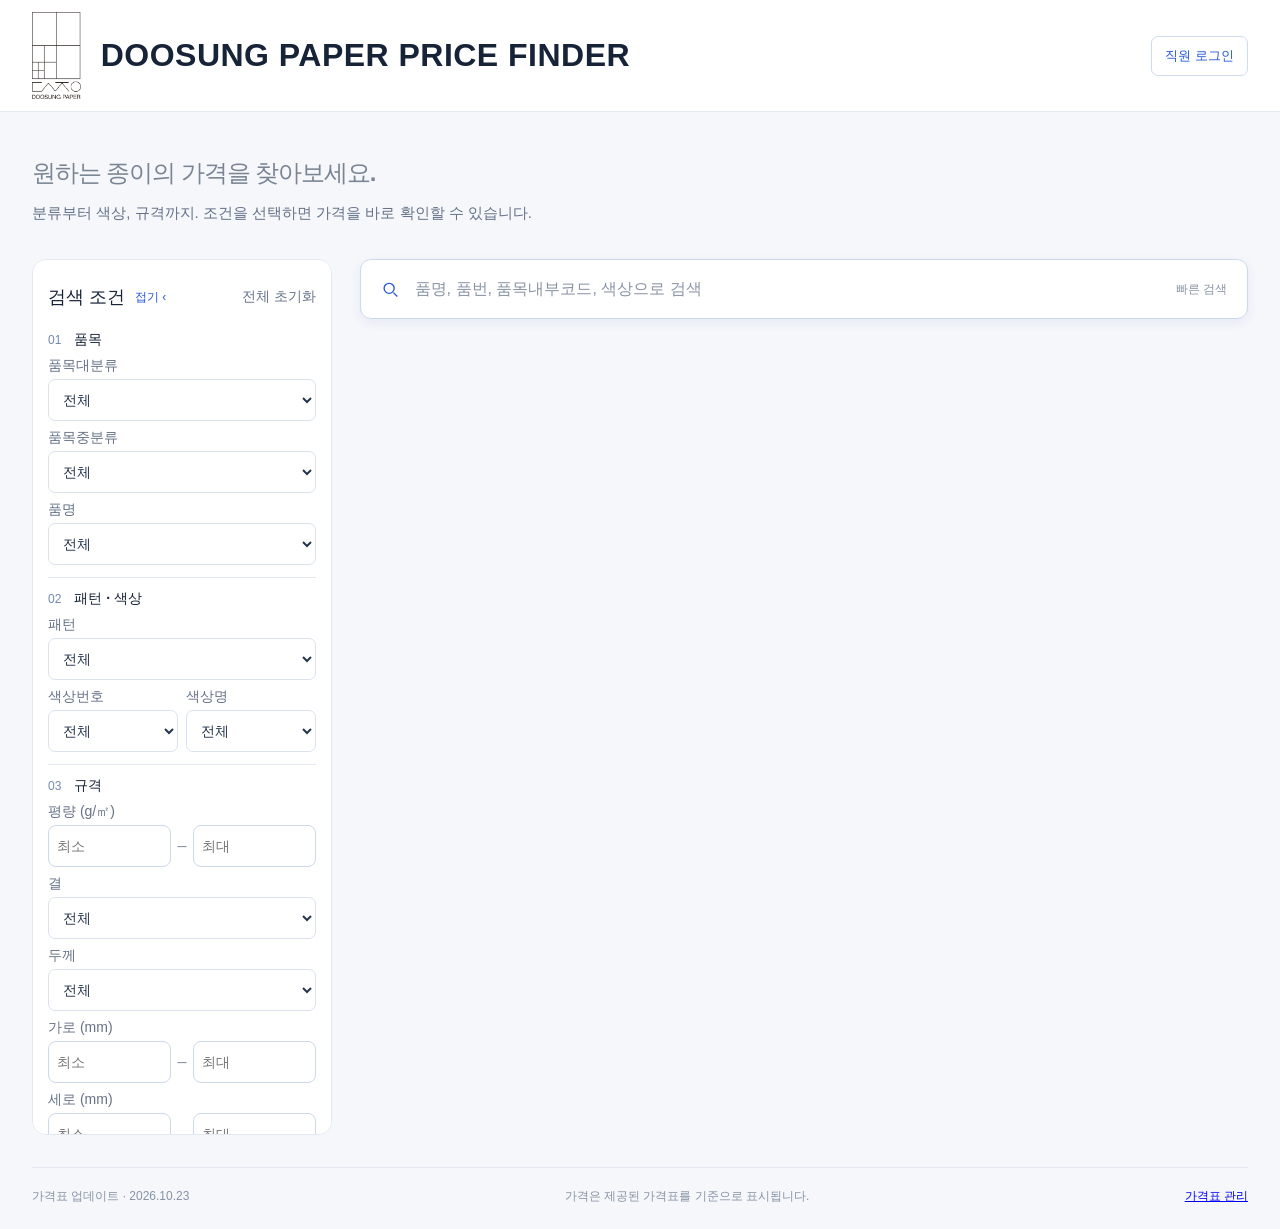
<file: docs/index.html>
<!doctype html>
<html lang="ko"><head><meta charset="UTF-8"><meta http-equiv="Content-Security-Policy" content="default-src 'self'; script-src 'self' 'sha256-KqNZEYk2PmJQF088kGLqT73wqJcV731b6hIbrAf2cmw='; style-src 'self' 'unsafe-inline'; img-src 'self' data:; connect-src 'self' https://doosung-staff-quotes.doosungpaper82.chatgpt.site; object-src 'none'; base-uri 'self'; form-action 'none'"><meta name="viewport" content="width=device-width, initial-scale=1"><title>DOOSUNG PAPER PRICE FINDER</title><meta name="description" content="품목분류, 패턴, 색상, 평량과 사이즈로 정규상품의 표준단가를 검색하세요."><link rel="icon" href="favicon.ico?v=ci-20260918-2" type="image/x-icon"><link rel="stylesheet" href="style.css?v=side-filters-20261021"><link rel="stylesheet" href="staff-bridge.css?v=detail-edit-only-20261021"><script>window.PRODUCTS=[];</script><script src="data-0.js" defer></script><script src="data-1.js" defer></script><script src="data-2.js" defer></script><script src="data-3.js" defer></script><script src="data-4.js" defer></script><script src="data-5.js" defer></script><script src="data-6.js" defer></script><script src="data-7.js" defer></script><script src="app.js?v=search-start-20261023" defer></script><script src="staff-bridge.js?v=copy-20261023" defer></script></head>
<body>
<header><a class="brand" id="home-link" href="./" aria-label="DOOSUNG PAPER PRICE FINDER 처음 화면으로"><img class="brand-ci" src="doosung-ci.png" alt="두성종이 DOOSUNG PAPER"><span class="brand-name">DOOSUNG PAPER PRICE FINDER</span></a><div class="header-access"><div id="staff-account-controls" role="group" aria-label="직원 계정 관리" hidden></div><button type="button" id="staff-login">직원 로그인</button></div></header>
<div id="staff-controls" hidden></div><p id="staff-toast" role="status" hidden></p><div id="staff-root" hidden></div><main id="public-catalog"><div class="intro"><div><h1>원하는 종이의 가격을 찾아보세요.</h1><p>분류부터 색상, 규격까지. 조건을 선택하면 가격을 바로 확인할 수 있습니다.</p></div><div class="total" hidden><strong id="total">—</strong><span>등록 상품</span></div></div>
<div class="workspace"><div class="searchbox"><svg width="21" height="21" viewBox="0 0 24 24" fill="none" stroke="currentColor" stroke-width="1.7" aria-hidden="true"><circle cx="10.5" cy="10.5" r="6.5"/><path d="m16 16 5 5"/></svg><input id="query" type="search" placeholder="품명, 품번, 품목내부코드, 색상으로 검색" aria-label="상품 통합 검색"><span class="search-hint">빠른 검색</span></div><aside class="filters" aria-label="상품 검색 조건"><div class="filter-title"><h2><button type="button" id="toggle-filters" aria-controls="filter-panel" aria-expanded="true"><span class="filter-toggle-title">검색 조건</span> <span id="filter-toggle-label">접기 ▴</span></button></h2><button type="button" class="text-button" id="reset">전체 초기화</button></div>
<details id="filter-panel" open><summary>분류 · 색상 · 규격 선택</summary><div class="filter-section"><h3><span>01</span> 품목</h3><label for="major">품목대분류</label><select id="major"></select><label for="middle">품목중분류</label><select id="middle"></select><label for="name">품명</label><select id="name"></select></div>
<div class="filter-section"><h3><span>02</span> 패턴 · 색상</h3><label for="pattern">패턴</label><select id="pattern"></select><div class="pair"><div><label for="code">색상번호</label><select id="code"></select></div><div><label for="color">색상명</label><select id="color"></select></div></div></div>
<div class="filter-section"><h3><span>03</span> 규격</h3><label for="weight-min">평량 (g/㎡)</label><div class="weight-range"><input id="weight-min" type="number" min="0" step="any" placeholder="최소" aria-label="최소 평량" aria-describedby="weight-error"><span aria-hidden="true">–</span><input id="weight-max" type="number" min="0" step="any" placeholder="최대" aria-label="최대 평량" aria-describedby="weight-error"></div><p id="weight-error" role="status"></p><label for="grain">결</label><select id="grain" aria-label="종이 결"></select><label for="thickness">두께</label><select id="thickness"></select><label for="width-min">가로 (mm)</label><div class="weight-range"><input id="width-min" type="number" min="0" step="any" placeholder="최소" aria-label="최소 가로 (mm)" aria-describedby="width-error"><span aria-hidden="true">–</span><input id="width-max" type="number" min="0" step="any" placeholder="최대" aria-label="최대 가로 (mm)" aria-describedby="width-error"></div><p id="width-error" class="range-error" role="status"></p><label for="height-min">세로 (mm)</label><div class="weight-range"><input id="height-min" type="number" min="0" step="any" placeholder="최소" aria-label="최소 세로 (mm)" aria-describedby="height-error"><span aria-hidden="true">–</span><input id="height-max" type="number" min="0" step="any" placeholder="최대" aria-label="최대 세로 (mm)" aria-describedby="height-error"></div><p id="height-error" class="range-error" role="status"></p></div>
</details></aside>
<section id="search-results" class="results" aria-label="가격 검색 결과" hidden>
<div class="results-bar"><h2>검색 결과 <strong id="count" aria-live="polite">—</strong></h2><label class="sort-label" for="sort">정렬<select id="sort"><option value="original">원본 순</option><option value="middle">품목중분류 순</option><option value="low">낮은 톤 단가 순</option><option value="high">높은 톤 단가 순</option></select></label></div>
<div id="chips" class="chips" aria-label="선택된 검색 조건"></div><p class="price-note">가격 · 원 / 표시단위 (매 단위 상품은 500매 기준) <span>부가세(VAT) 별도 금액</span></p>
<div id="list" class="product-list"></div><div class="pagination"><button id="prev" type="button">이전</button><span id="page" aria-live="polite"></span><button id="next" type="button">다음</button></div></section></div>
<footer><span id="catalog-date">가격표 업데이트 · 2026.10.23</span><span>가격은 제공된 가격표를 기준으로 표시됩니다.</span><a href="admin.html">가격표 관리</a></footer></main>
<dialog id="detail"><div id="detail-content"></div><button type="button" id="close-detail" class="primary">닫기</button></dialog>
<!-- GitHub Pages is a read-only deployment; price management remains on the full site. -->
<!--
<dialog id="upload-dialog" aria-labelledby="upload-title">
<div class="upload-heading"><div><p class="eyebrow">PRICE MANAGEMENT</p><h2 id="upload-title">CSV 가격표 업데이트</h2></div><button id="close-upload" class="text-button" type="button" aria-label="가격표 관리 닫기">닫기</button></div>
<p class="upload-help">새 CSV를 적용하면 사이트의 전체 상품과 가격표가 교체됩니다. 고객은 새로고침하면 변경된 가격을 확인할 수 있습니다.</p>
<a class="download-template" href="/api/template" download>현재 가격표 CSV 다운로드 ↓</a>
<details class="csv-guide"><summary>CSV 작성 방법</summary><p>현재 가격표를 다운로드해 수정하거나, 기존 엑셀에서 CSV UTF-8로 저장하세요. 첫 행에 열 이름이 필요합니다.</p><p><strong>필수:</strong> 품명, 규격, 품목대분류, 품목중분류, 표준단가, 기준단위<br><strong>선택:</strong> 적재환산량, 추가특성(인증), 색상코드</p><p>패턴·색상번호·색상명·평량·두께·사이즈 열을 추가하면 해당 값을 우선 사용합니다. 색상번호의 앞자리 0은 텍스트로 유지해 주세요. 표준단가는 0 이상, 소수점 4자리까지 가능합니다. 최대 5MB / 20,000개 상품.</p></details>
<form id="upload-form"><label for="csv-file">새 가격표 파일</label><input id="csv-file" type="file" accept=".csv,text/csv" required><label for="csv-encoding">파일 인코딩</label><select id="csv-encoding"><option value="utf-8">UTF-8 (권장)</option><option value="euc-kr">한글 CSV (EUC-KR / ANSI)</option></select>
<p id="upload-message" role="status" aria-live="polite"></p><div id="csv-preview"></div>
<label for="admin-password">관리자 비밀번호</label><input type="password" id="admin-password" autocomplete="current-password" required placeholder="가격표 변경용 비밀번호">
<label class="replace-confirm"><input id="replace-confirm" type="checkbox" required> 기존 가격표 전체를 새 CSV 내용으로 교체합니다. CSV에 없는 상품은 검색에서 제외됩니다.</label>
<button id="apply-csv" type="submit" class="primary" disabled>미리보기 확인 후 적용</button></form>
</dialog>
--></body></html>
</file>
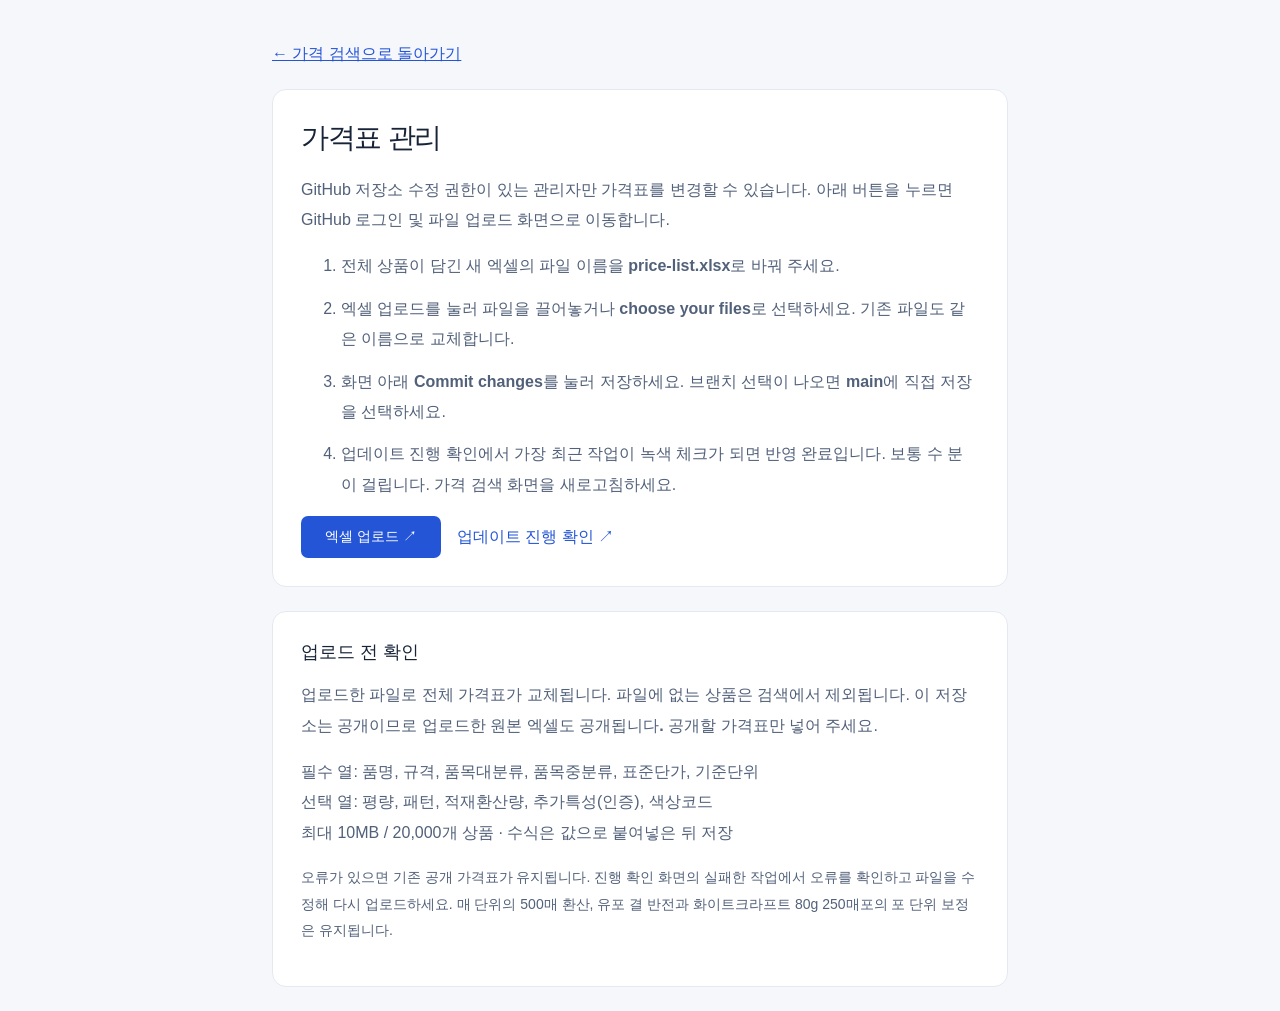
<file: docs/admin.html>
<!doctype html>
<html lang="ko"><head><meta charset="utf-8"><meta name="viewport" content="width=device-width, initial-scale=1"><title>가격표 관리 | DOOSUNG PAPER</title><link rel="icon" href="favicon.ico?v=ci-20260918-2" type="image/x-icon"><link rel="stylesheet" href="style.css"><style>.admin{max-width:800px}.admin-card{background:white;border:1px solid #e4e9f1;border-radius:14px;padding:28px;margin-top:24px}.admin-card p,.admin-card li{line-height:1.9;color:#52617a}.admin-card li{margin-bottom:12px}.admin-actions{display:flex;gap:16px;flex-wrap:wrap;align-items:center}.admin-actions a{display:inline-block;text-decoration:none}.admin h1{font-size:28px}.admin a{color:#2455d6}.admin a.primary{color:white}.admin-note{font-size:14px}</style></head>
<body><main class="admin"><a href="index.html">← 가격 검색으로 돌아가기</a><section class="admin-card"><h1>가격표 관리</h1><p>GitHub 저장소 수정 권한이 있는 관리자만 가격표를 변경할 수 있습니다. 아래 버튼을 누르면 GitHub 로그인 및 파일 업로드 화면으로 이동합니다.</p><ol><li>전체 상품이 담긴 새 엑셀의 파일 이름을 <strong>price-list.xlsx</strong>로 바꿔 주세요.</li><li><strong>엑셀 업로드</strong>를 눌러 파일을 끌어놓거나 <strong>choose your files</strong>로 선택하세요. 기존 파일도 같은 이름으로 교체합니다.</li><li>화면 아래 <strong>Commit changes</strong>를 눌러 저장하세요. 브랜치 선택이 나오면 <strong>main에 직접 저장</strong>을 선택하세요.</li><li><strong>업데이트 진행 확인</strong>에서 가장 최근 작업이 녹색 체크가 되면 반영 완료입니다. 보통 수 분이 걸립니다. 가격 검색 화면을 새로고침하세요.</li></ol><div class="admin-actions"><a class="primary" href="https://github.com/doosungpaper82-code/ds82/upload/main/incoming" target="_blank" rel="noopener">엑셀 업로드 ↗</a><a href="https://github.com/doosungpaper82-code/ds82/actions" target="_blank" rel="noopener">업데이트 진행 확인 ↗</a></div></section><section class="admin-card"><h2>업로드 전 확인</h2><p>업로드한 파일로 <strong>전체 가격표가 교체</strong>됩니다. 파일에 없는 상품은 검색에서 제외됩니다. 이 저장소는 공개이므로 <strong>업로드한 원본 엑셀도 공개됩니다.</strong> 공개할 가격표만 넣어 주세요.</p><p>필수 열: 품명, 규격, 품목대분류, 품목중분류, 표준단가, 기준단위<br>선택 열: 평량, 패턴, 적재환산량, 추가특성(인증), 색상코드<br>최대 10MB / 20,000개 상품 · 수식은 값으로 붙여넣은 뒤 저장</p><p class="admin-note">오류가 있으면 기존 공개 가격표가 유지됩니다. 진행 확인 화면의 실패한 작업에서 오류를 확인하고 파일을 수정해 다시 업로드하세요. 매 단위의 500매 환산, 유포 결 반전과 화이트크라프트 80g 250매포의 포 단위 보정은 유지됩니다.</p></section></main></body></html>
</file>
<file: docs/style.css>
:root{font-family:"Malgun Gothic","Apple SD Gothic Neo",sans-serif;color:#172337;background:#f5f7fb;font-synthesis:none;--blue:#2455d6;--muted:#657187;--line:#e4e9f1}*{box-sizing:border-box}body{margin:0;font-size:16px}button,input,select{font:inherit}button,select{cursor:pointer}button{transition:background .15s}button:focus-visible,input:focus-visible,select:focus-visible{outline:3px solid #8daeff;outline-offset:3px}header{height:92px;background:white;border-bottom:1px solid var(--line);padding:0 max(32px,calc((100vw - 1440px)/2));display:flex;align-items:center;justify-content:space-between}.brand{display:flex;gap:13px;align-items:center;font-weight:800;font-size:18px}.brand small{display:block;letter-spacing:.17em;font-size:10px;color:#758198;margin-top:5px}.mark{display:grid;place-items:center;width:43px;height:46px;border-radius:10px 10px 10px 2px;background:var(--blue);color:white;font-size:28px}.header-label{font-size:14px;color:var(--muted)}main{max-width:1504px;margin:auto;padding:44px 32px 24px}.intro{display:flex;justify-content:space-between;align-items:center;margin-bottom:34px;gap:24px}.eyebrow{font-size:12px;letter-spacing:.17em;color:var(--blue);font-weight:bold;margin:0 0 12px}h1{font-size:30px;letter-spacing:-.045em;line-height:1.45;margin:0 0 9px}.intro p:not(.eyebrow){color:var(--muted);font-size:15px;margin:0;line-height:1.7}.total{border-left:1px solid #d7dfeb;padding-left:30px;min-width:125px}.total strong{display:block;font-size:31px;font-variant-numeric:tabular-nums;letter-spacing:-.04em}.total span{font-size:13px;color:var(--muted);display:block;margin-top:6px}.workspace{display:grid;grid-template-columns:300px minmax(0,1fr);gap:28px;align-items:start}.filters{background:white;border:1px solid var(--line);border-radius:14px;padding:23px}.filter-title{display:flex;justify-content:space-between;align-items:center;margin-bottom:6px}h2{font-size:18px;margin:0}.text-button{border:0;background:none;padding:5px 0;color:#67758b;font-size:13px}.text-button:hover{color:var(--blue)}.filter-section{padding:23px 0;border-bottom:1px solid var(--line)}h3{font-size:14px;margin:0 0 19px}h3 span{font-size:12px;color:#728ab1;font-weight:500;margin-right:9px}.filters label{display:block;font-size:13px;color:#667287;margin:13px 0 7px}.filters select{width:100%;min-width:0;height:42px;border:1px solid #dce2ed;border-radius:7px;background:#fff;color:#26364d;padding:0 28px 0 10px;font-size:14px}.filters select:disabled{color:#9ba5b4;background:#f6f8fb;cursor:default}.pair{display:grid;grid-template-columns:1fr 1fr;gap:10px}.pair>div{min-width:0}.filter-note{font-size:12px;line-height:1.8;color:#7a8699;margin:19px 0 0}.searchbox{display:flex;gap:13px;align-items:center;padding:0 20px;height:60px;background:white;border:1px solid #cdd8ed;border-radius:11px;box-shadow:0 3px 12px #173d8a05;color:var(--blue)}.searchbox input{background:none;border:0;outline:none;width:100%;min-width:0;font-size:16px;color:#1e2e45}.searchbox input::placeholder{color:#8a94a5}.search-hint{font-size:12px;white-space:nowrap;color:#8a94a5}.results-bar{display:flex;align-items:center;justify-content:space-between;margin:28px 0 15px}.results-bar strong{font-size:17px;color:var(--blue);margin-left:7px}.sort-label{font-size:13px;color:var(--muted);display:flex;align-items:center;gap:8px}.sort-label select{border:0;background:transparent;color:#334359;font-size:14px;padding:6px}.price-note{font-size:13px;color:#485971;display:flex;justify-content:space-between;gap:10px;margin:12px 0}.price-note span{font-size:12px;color:#7a8699}.chips{display:flex;gap:7px;flex-wrap:wrap}.chip{border:1px solid #d8e4ff;background:#eaf0ff;color:#2a56bd;font-size:12px;padding:6px 9px;border-radius:5px;max-width:100%;overflow-wrap:anywhere}.product-list{display:grid;gap:10px}.product{background:white;border:1px solid var(--line);border-radius:10px;padding:22px 24px;display:grid;grid-template-columns:minmax(0,1fr) auto;gap:22px;transition:border-color .15s}.product:hover{border-color:#b6c8ed}.breadcrumb{font-size:12px;color:#778399;margin:0 0 9px}.product h3{font-size:16px;font-weight:700;line-height:1.6;margin:0 0 12px;overflow-wrap:anywhere;letter-spacing:-.02em}.specs{display:flex;flex-wrap:wrap;gap:6px}.spec{background:#f3f5f9;border-radius:4px;color:#53647d;font-size:12px;padding:4px 8px;line-height:1.5}.spec-cert{background:#eef6f2;color:#44715d}.product-price{text-align:right;min-width:138px;align-self:center}.money{font-size:23px;font-weight:750;letter-spacing:-.04em;font-variant-numeric:tabular-nums}.money small{font-weight:500;font-size:14px;margin-left:3px}.unit{font-size:12px;color:#7c899c;display:block;margin-top:6px}.details-button{border:0;background:none;color:var(--blue);font-size:13px;padding:12px 0 0}.pagination{display:flex;justify-content:center;align-items:center;gap:24px;margin:28px 0}.pagination button{border:1px solid var(--line);border-radius:6px;background:white;color:#42506a;padding:8px 15px;font-size:13px}.pagination button:disabled{opacity:.4;cursor:default}.pagination span{font-size:13px;color:var(--muted)}footer{display:flex;justify-content:space-between;border-top:1px solid var(--line);padding-top:20px;margin-top:32px;font-size:12px;color:#8792a4;gap:14px}.empty{background:white;border:1px solid var(--line);text-align:center;padding:70px 20px;border-radius:10px}.empty h3{font-size:19px;margin-bottom:12px}.empty p{color:var(--muted);font-size:14px;line-height:1.8}.primary{background:var(--blue);border:0;border-radius:7px;color:white;padding:12px 24px;font-size:14px}.empty button{margin-top:12px}dialog{border:0;border-radius:16px;padding:30px;width:620px;max-width:calc(100vw - 32px);max-height:85vh;color:#172337;box-shadow:0 20px 80px #17233730}dialog::backdrop{background:#17233765}dialog h2{line-height:1.6;margin-bottom:20px}dialog dl{display:grid;grid-template-columns:105px minmax(0,1fr);gap:12px;font-size:14px;line-height:1.7}dialog dt{color:var(--muted)}dialog dd{margin:0;overflow-wrap:anywhere}dialog .primary{width:100%;margin-top:20px}dialog .detail-money{font-size:30px;color:var(--blue);font-weight:bold;margin:12px 0 24px}dialog .detail-money small{font-size:15px}.detail-note{font-size:12px;line-height:1.8;color:var(--muted)}@media(min-width:1500px){.filters{position:sticky;top:20px}}@media(max-width:1050px){.workspace{grid-template-columns:260px minmax(0,1fr);gap:20px}.filters{padding:18px}.product{padding:18px;gap:14px}.price-note{display:block}.price-note span{display:block;margin-top:6px}.search-hint{display:none}}@media(max-width:760px){header{height:75px;padding:0 20px}.header-label{font-size:12px}.brand{font-size:15px}.brand small{font-size:9px}.mark{height:37px;width:34px;font-size:24px}main{padding:28px 18px}.intro{margin-bottom:25px}h1{font-size:24px}.intro p:not(.eyebrow){font-size:14px}.total{display:none}.workspace{grid-template-columns:1fr;gap:20px}.filters{padding:19px}.filter-section{padding:15px 0;display:grid;grid-template-columns:95px minmax(0,1fr);align-items:center;gap:9px}.filter-section h3{grid-column:1/-1;margin:0 0 5px}.filter-section label{margin:0}.filter-section .pair{grid-column:1/-1}.pair{gap:14px}.pair label{margin-bottom:7px}.filter-note{margin-top:14px}.searchbox{height:55px;padding:0 14px}.searchbox input{font-size:14px}.results-bar{margin-top:22px}.product{grid-template-columns:1fr auto;padding:18px 15px;gap:12px}.product-price{min-width:95px}.money{font-size:20px}.product h3{font-size:15px}.breadcrumb{font-size:11px}.spec{font-size:11px}.pagination{gap:18px}footer{display:block;line-height:1.8}footer span{display:block}}@media(prefers-reduced-motion:reduce){*{transition:none!important}}
/* Readable metadata at both desktop and mobile sizes. */
.filters label,.text-button,.sort-label,.filter-note,.breadcrumb,.spec,.unit,.details-button,.price-note,.price-note span{font-size:14px}.product h3{font-size:16px}.brand small{font-size:12px;letter-spacing:.1em}.pagination button{min-height:42px} .chip{font-size:14px}.filter-note{font-size:12px}.breadcrumb{font-size:13px}.spec{font-size:13px}
.filters summary{display:none;cursor:pointer;font-size:14px;color:#2455d6;padding:14px 0 2px}.filters summary::marker{color:#2455d6}@media(max-width:760px){.filters summary{display:list-item;margin-left:17px}.filter-title{margin-bottom:0}.intro{margin-bottom:20px}h1{font-size:23px}.header-label{font-size:12px;max-width:85px;text-align:right}.results-bar h2{font-size:16px}.searchbox{margin-top:0}}
#upload-dialog{width:760px} .upload-heading{display:flex;justify-content:space-between;gap:20px;align-items:start}.upload-heading h2{margin-bottom:12px}.upload-help,.csv-guide{font-size:14px;color:#52617a;line-height:1.8}.download-template{display:inline-block;color:#2455d6;font-size:14px;margin:10px 0 18px}.csv-guide{padding:14px;background:#f4f7fc;border-radius:8px;margin-bottom:22px}.csv-guide summary{cursor:pointer;color:#263d62}.csv-guide p:last-child{margin-bottom:0}#upload-form>label{display:block;font-size:14px;margin:18px 0 8px}#upload-form input[type=password],#upload-form select{width:100%;height:44px;border:1px solid #d4ddeb;border-radius:7px;padding:8px 12px}#csv-file{max-width:100%;font-size:14px}#csv-file::file-selector-button{border:1px solid #d4ddeb;background:white;border-radius:6px;padding:10px 12px;margin-right:10px;cursor:pointer}#upload-message{white-space:pre-wrap;font-size:14px;line-height:1.7}.upload-error{color:#b42318;padding:12px;background:#fff1f0;border-radius:6px}.upload-status{color:#254b92}.replace-summary{background:#edf3ff;padding:14px;border-radius:7px;font-size:15px}.preview-label{font-size:13px;color:#657187}.preview-table{overflow:auto;max-height:250px}.preview-table table{width:100%;border-collapse:collapse;text-align:left;font-size:13px}.preview-table th,.preview-table td{padding:9px;border-bottom:1px solid #e4e9f1;min-width:80px}.preview-table th{background:#f5f7fb;position:sticky;top:0}.preview-table td:first-child{min-width:150px}.replace-confirm{line-height:1.7;color:#52617a}.replace-confirm input{width:17px;height:17px;margin-right:6px;vertical-align:middle}#apply-csv:disabled{opacity:.45;cursor:not-allowed}#manage-prices{font-size:12px}#upload-dialog .primary{margin-top:10px}

.weight-range{display:flex;align-items:center;gap:7px;min-width:0}.weight-range input{width:0;flex:1;min-width:0;height:42px;border:1px solid #cdd8ed;border-radius:8px;padding:0 8px;font-size:14px;color:#26364d;background:white}.weight-range span{color:#8792a4}#weight-error{color:#b42318;font-size:12px;line-height:1.6;margin:6px 0 0;grid-column:1/-1}#weight-error:empty{display:none}

.range-error{color:#b42318;font-size:12px;line-height:1.6;margin:6px 0 0;grid-column:1/-1}.range-error:empty{display:none}.size-note{font-size:12px;color:#657187;line-height:1.7;grid-column:1/-1;margin:10px 0 0}

.spec-grain{background:#eaf0ff;color:#2455d6;font-weight:700}

header{height:112px}.brand{gap:20px;min-width:0}.brand-ci{display:block;height:88px;width:auto;flex-shrink:0;object-fit:contain}.brand-name{font-size:21px;line-height:1.4;letter-spacing:.025em;max-width:440px}@media(max-width:760px){header{height:108px;gap:12px;padding:0 18px}.brand{gap:14px}.brand-ci{height:80px}.brand-name{font-size:16px;max-width:235px}.header-label{display:none}}@media(max-width:380px){.brand-name{font-size:14px}}

.brand-name{font-size:32px;line-height:1.15;max-width:620px;letter-spacing:.015em;font-weight:800}@media(max-width:760px){.brand-name{font-size:25px;max-width:280px;line-height:1.2}}@media(max-width:380px){.brand-name{font-size:23px;max-width:250px}}

.total[hidden]{display:none}

.intro h1{color:#7a8492}

.intro h1{font-size:24px}@media(max-width:760px){.intro h1{font-size:20px}}

.price-columns{display:flex;align-items:center;justify-content:flex-end;gap:20px}.ton-price{border-left:1px solid #e4e9f1;padding-left:20px}.ton-money{font-size:23px;font-weight:750;letter-spacing:-.04em;color:#2455d6;white-space:nowrap}.ton-money small{font-size:13px;font-weight:500;margin-left:4px}#detail .price-columns{justify-content:flex-start;margin:12px 0 24px}@media(max-width:1050px){.product{grid-template-columns:1fr}.product-price{text-align:left}.product-price .price-columns{justify-content:flex-start}.ton-money,.product-price .money{font-size:21px}}@media(max-width:380px){.price-columns{gap:12px}.ton-price{padding-left:12px}.ton-money,.product-price .money{font-size:19px}.price-columns .unit{font-size:12px}}

/* Brand navigation keeps the existing appearance and keyboard focus visible. */
a.brand{color:inherit;text-decoration:none}a.brand:focus-visible{outline:3px solid #8daeff;outline-offset:5px;border-radius:4px}

/* Compact result cards: keep pricing context once above the list. */
#list{gap:8px}
#list .product{padding:14px 18px;gap:12px}
#list .breadcrumb{margin:0 0 4px;font-size:12px;line-height:1.4}
#list .product h3{margin:0 0 7px;line-height:1.4}
#list .specs{gap:4px}
#list .spec{padding:2px 6px;font-size:12px;line-height:1.5}
#list .product-price{display:grid;grid-template-columns:1fr auto;align-items:center;gap:4px 10px;min-width:0}
#list .price-columns{grid-column:1/-1;gap:14px}
#list .ton-price{padding-left:14px}
#list .unit{margin-top:2px;font-size:12px}
#list .details-button{padding:0;min-height:40px;justify-self:start;font-size:13px}
#list .employee-actions{margin:0}
#list .employee-actions button{min-height:40px;padding:7px 10px}
@media(max-width:1050px){
 #list .product{gap:8px}
 #list .product-price{justify-self:stretch}
 #list .price-columns{justify-content:flex-start}
}
@media(max-width:760px){
 #list .product{padding:12px;gap:8px;border-radius:8px}
 #list .product h3{font-size:15px;margin-bottom:5px}
 #list .breadcrumb{font-size:11px;margin-bottom:3px}
 #list .money,#list .ton-money{font-size:20px;line-height:1.3}
 #list .money small,#list .ton-money small{font-size:12px}
 #list .price-columns{gap:12px}
 #list .ton-price{padding-left:12px}
 #list .employee-actions{justify-content:flex-end}
}

/* Staff see per-sheet pricing alongside the existing sales-unit and tonne prices. */
.price-columns.staff-prices{display:grid;grid-template-columns:repeat(3,minmax(0,1fr));align-items:start}
.staff-prices .sheet-price{border-left:1px solid #e4e9f1;padding-left:14px}
.staff-prices .money,.staff-prices .ton-money{overflow-wrap:anywhere;white-space:normal}
#list .staff-prices{gap:10px}
@media(max-width:760px){
 #list .staff-prices{gap:8px}
 #list .staff-prices .sheet-price,#list .staff-prices .ton-price{padding-left:8px}
 #list .staff-prices .money,#list .staff-prices .ton-money{font-size:18px}
 #list .staff-prices small{font-size:11px;margin-left:2px}
 #list .staff-prices .unit{font-size:11px}
}
@media(max-width:380px){#list .staff-prices .money,#list .staff-prices .ton-money{font-size:16px}}

.staff-prices .sheet-price{border-left:0;padding-left:0}
.staff-prices .sales-unit-price{border-left:1px solid #e4e9f1;padding-left:14px}
@media(max-width:760px){#list .staff-prices .sheet-price{padding-left:0}#list .staff-prices .sales-unit-price{padding-left:8px}}

/* Actions sit beside the prices, rather than on a separate full-width row. */
#list .product-price{grid-template-columns:minmax(0,1fr) auto;grid-template-rows:auto auto;column-gap:12px;row-gap:0}
#list .product-price .price-columns{grid-column:1;grid-row:1/3;align-self:center}
#list .details-button{grid-column:2;grid-row:1;justify-self:stretch;text-align:center;padding:0 6px}
#list .employee-actions{grid-column:2;grid-row:2;align-self:start}
#list .employee-actions button{width:100%;white-space:nowrap}
@media(min-width:1051px){#list .product-price:has(.staff-prices){min-width:440px}}
@media(max-width:760px){
 #list .product-price{column-gap:8px}
 #list .details-button,#list .employee-actions button{font-size:11px;padding-left:6px;padding-right:6px}
 #list .staff-prices{gap:5px}
 #list .staff-prices .sales-unit-price,#list .staff-prices .ton-price{padding-left:5px}
 #list .staff-prices .money,#list .staff-prices .ton-money{font-size:16px}
 #list .staff-prices small{display:block;font-size:10px;margin-left:0;line-height:1.4}
 #list .staff-prices .unit{font-size:10px;line-height:1.4}
 #list .sheet-price .unit{display:none}
}

#list .price-columns .unit{word-break:keep-all}

/* Tighter filter spacing while keeping input targets at their existing size. */
.filters{padding:15px}
.filters .filter-title{margin-bottom:0}
.filters .filter-section{padding:12px 0}
.filters .filter-section h3{margin:0 0 8px}
.filters label{margin:8px 0 4px}
.filters .pair{gap:8px}
.filters .filter-section:last-child{border-bottom:0;padding-bottom:0}
@media(max-width:760px){
 .filters{padding:12px}
 .filters summary{padding-top:8px}
 .filters .filter-section{padding:10px 0;gap:6px 8px}
 .filters .filter-section h3{margin:0 0 3px}
 .filters .filter-section>label{margin:0}
 .filters .pair label{margin:0 0 4px}
}

/* Match the sheet price caption to the ream and tonne captions on every screen. */
#list .sheet-price .unit{display:block}

/* Keep search tools available while the product list scrolls. */
.workspace{grid-template-areas:"filters search" "filters results";grid-template-rows:auto 1fr;row-gap:0}
.workspace>.filters{grid-area:filters;position:sticky;top:12px;max-height:calc(100vh - 24px);max-height:calc(100dvh - 24px);overflow-y:auto;scrollbar-width:thin;overscroll-behavior:contain}
.workspace>.searchbox{grid-area:search;position:sticky;top:12px;z-index:20;box-shadow:0 4px 12px #173d8a12}
.workspace>.results{grid-area:results;min-width:0}
.results-bar{scroll-margin-top:88px}
@media(max-width:760px){
 .workspace{grid-template-areas:"search" "filters" "results";grid-template-rows:auto auto 1fr;row-gap:12px}
 .workspace>.searchbox{top:8px}
 .workspace>.filters{top:75px;z-index:19;max-height:45vh;max-height:45dvh;box-shadow:0 4px 12px #173d8a12}
 .workspace>.filters .filter-title{position:sticky;top:-12px;background:#fff;z-index:1;padding:4px 0}
 .results-bar{margin-top:10px;scroll-margin-top:180px}
 .workspace:has(#filter-panel[open]) .results-bar{scroll-margin-top:calc(45dvh + 90px)}
}
@media print{.workspace>.filters,.workspace>.searchbox{position:static;max-height:none;overflow:visible}}

/* A single, always reachable control for expanding or collapsing filters. */
#toggle-filters{display:flex;align-items:center;gap:10px;border:0;background:transparent;color:inherit;font:inherit;font-weight:700;padding:8px 0;min-height:44px;text-align:left}
#filter-toggle-label{font-size:12px;font-weight:400;color:#2455d6;white-space:nowrap}
.filters #filter-panel>summary{display:none}
#filter-panel:not([open])>.filter-section{display:none!important}
.workspace>.filters .filter-title{position:sticky;top:-15px;background:#fff;z-index:2}
@media(max-width:760px){.workspace>.filters .filter-title{top:-12px}}

/* Desktop filters collapse into a side rail, releasing width for results. */
@media(min-width:761px){
 .workspace:has(#filter-panel:not([open])){grid-template-columns:76px minmax(0,1fr);column-gap:16px}
 .filters:has(#filter-panel:not([open])){padding:8px;overflow-x:hidden}
 .filters:has(#filter-panel:not([open])) .filter-title{position:static;padding:0;justify-content:center}
 .filters:has(#filter-panel:not([open])) .filter-title h2{width:100%}
 .filters:has(#filter-panel:not([open])) #reset{display:none}
 .filters:has(#filter-panel:not([open])) #toggle-filters{width:100%;min-height:112px;flex-direction:column;justify-content:center;gap:12px;text-align:center}
 .filters:has(#filter-panel:not([open])) .filter-toggle-title{font-size:14px;line-height:1.6;word-break:keep-all}
}
</file>
<file: docs/staff-bridge.css>
.header-access{display:flex;align-items:center;gap:18px}#staff-login{border:1px solid #d0dbef;border-radius:7px;background:#fff;color:#2455d6;font-size:13px;white-space:nowrap;padding:10px 13px}#staff-controls{display:flex;gap:8px;align-items:center;flex-wrap:wrap;padding:14px max(32px,calc((100vw - 1440px)/2));background:#edf2fb;border-bottom:1px solid #dce4f1}#staff-controls[hidden],#staff-root[hidden],#public-catalog[hidden],#staff-toast[hidden]{display:none!important}#staff-controls button{border:1px solid #d6dfed;background:white;color:#365580;border-radius:6px;padding:9px 12px;font-size:13px}#staff-controls button:disabled{opacity:.4}.staff-user{font-size:13px;color:#506787;margin-right:auto}.employee-actions{display:flex;gap:6px;justify-content:flex-end;margin-top:10px}.employee-actions button{background:#f3f6fc;border:1px solid #dae3f2;border-radius:5px;color:#315cbc;padding:8px 11px;font-size:13px}.employee-actions button:disabled{opacity:.4}#staff-toast{position:fixed;bottom:25px;left:50%;transform:translateX(-50%);background:#203b67;color:#fff;border-radius:8px;padding:13px 20px;z-index:100;font-size:14px;box-shadow:0 5px 25px #17233730}#staff-root .welcome{min-height:60vh}#staff-root .welcome-copy h1{color:#172c44}.staff-view>header{position:relative}#staff-root .panel button{cursor:pointer}@media(max-width:760px){header .brand-name{font-size:19px}header .brand-ci{height:67px}.header-access{gap:0}#staff-controls{padding:12px 18px;gap:6px}.staff-user{width:100%}.employee-actions{justify-content:flex-start}#staff-toast{max-width:90vw;width:max-content}}@media print{body.staff-view>header,body.staff-view>#staff-controls,body.staff-view>#staff-toast{display:none!important}}
.staff-view #staff-root .tabs{display:none}

/* Account actions sit beside the employee menu, separate from quotation navigation. */
.header-access{gap:16px;flex-shrink:0}
#staff-account-controls{display:flex;align-items:center;gap:8px}
#staff-account-controls[hidden]{display:none!important}
#staff-account-controls button{border:1px solid #d6dfed;background:#fff;color:#365580;border-radius:6px;padding:9px 12px;font-size:13px;white-space:nowrap;min-height:40px;cursor:pointer}
#staff-account-controls button:disabled{opacity:.4;cursor:default}
@media(max-width:1100px){
 body>header{height:auto;min-height:108px;flex-wrap:wrap;gap:10px;padding-top:12px;padding-bottom:12px}
 .header-access{display:contents}
 #staff-account-controls{order:1;width:100%;justify-content:flex-end;flex-wrap:wrap}
 body>header .brand{max-width:calc(100% - 120px)}
}
@media(max-width:480px){#staff-account-controls{gap:6px}#staff-account-controls button{padding:9px 10px;font-size:12px}}

/* Keep the login entry visible only to signed-out visitors. */
#staff-login[hidden]{display:none!important}

/* Keep employee navigation above the existing sticky search tools. */
#staff-controls{position:sticky;top:0;z-index:30}
.workspace>.searchbox{top:calc(var(--staff-nav-height,0px) + 12px)}
.workspace>.filters{top:calc(var(--staff-nav-height,0px) + 12px);max-height:calc(100dvh - var(--staff-nav-height,0px) - 24px)}
.results-bar{scroll-margin-top:calc(var(--staff-nav-height,0px) + 88px)}
@media(max-width:760px){
 .workspace>.searchbox{top:calc(var(--staff-nav-height,0px) + 8px)}
 .workspace>.filters{top:calc(var(--staff-nav-height,0px) + 75px);max-height:min(45dvh,calc(100dvh - var(--staff-nav-height,0px) - 90px))}
 .results-bar{scroll-margin-top:calc(var(--staff-nav-height,0px) + 180px)}
 .workspace:has(#filter-panel[open]) .results-bar{scroll-margin-top:calc(var(--staff-nav-height,0px) + 45dvh + 90px)}
}
@media print{#staff-controls{display:none!important}.workspace>.searchbox,.workspace>.filters{position:static}}

/* Edit a saved quotation from its detail view only. */
#staff-root .saved-quote-item > .saved-quote-edit{display:none!important}
</file>
